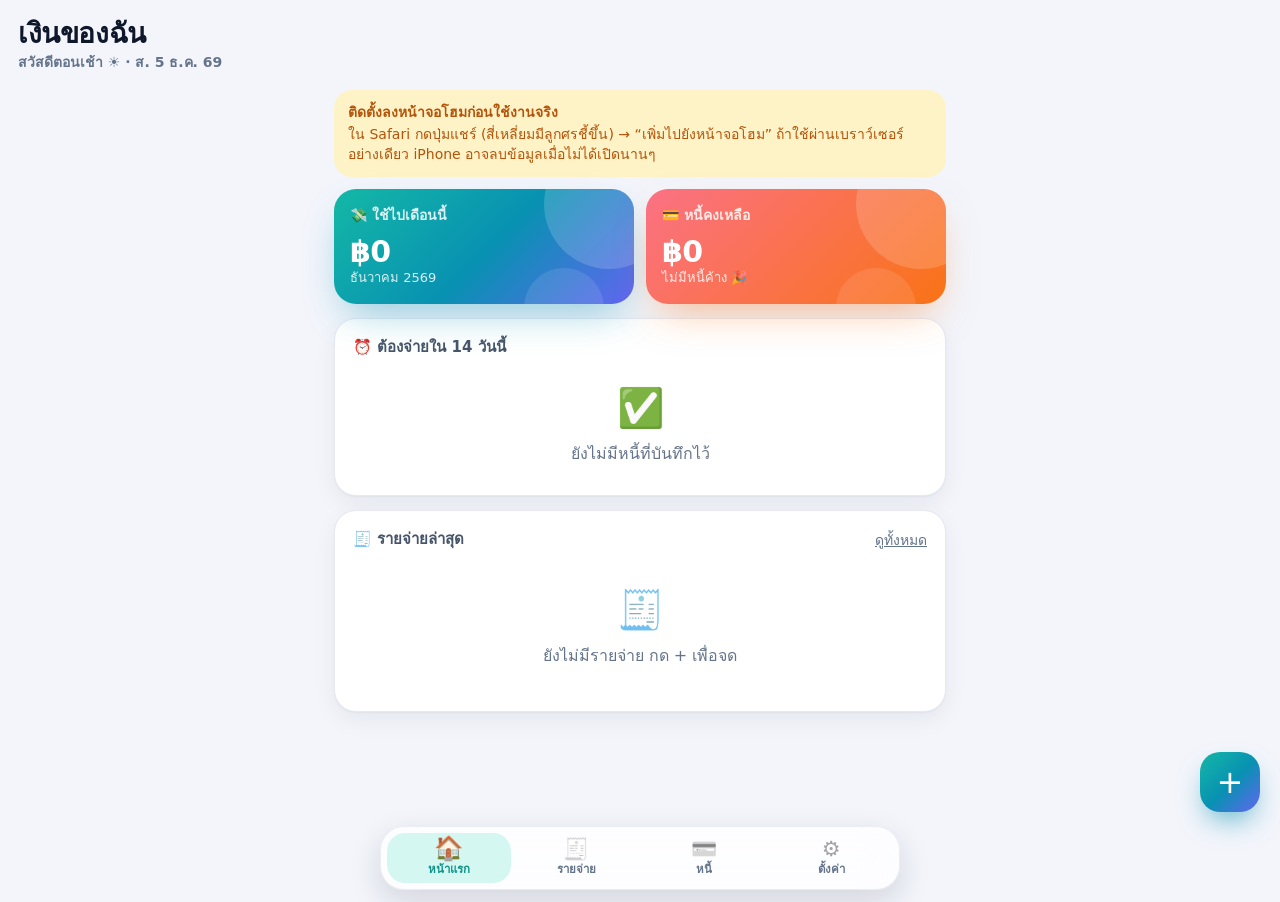
<file: index.html>
<!doctype html>
<html lang="th">
<head>
  <meta charset="utf-8">
  <meta name="viewport" content="width=device-width, initial-scale=1, viewport-fit=cover">
  <title>เงินของฉัน</title>
  <meta name="description" content="จดรายจ่ายและหนี้ผ่อนเป็นงวด ข้อมูลอยู่ในเครื่องนี้เท่านั้น">
  <meta name="theme-color" content="#f4f6f8" media="(prefers-color-scheme: light)">
  <meta name="theme-color" content="#0b1220" media="(prefers-color-scheme: dark)">
  <meta name="apple-mobile-web-app-capable" content="yes">
  <meta name="mobile-web-app-capable" content="yes">
  <meta name="apple-mobile-web-app-status-bar-style" content="black-translucent">
  <meta name="apple-mobile-web-app-title" content="เงินของฉัน">
  <link rel="manifest" href="manifest.webmanifest">
  <link rel="apple-touch-icon" href="icons/apple-touch-icon.png?v=2">
  <link rel="icon" href="icons/icon-192.png?v=2">
  <link rel="stylesheet" href="app.css?v=5">
</head>
<body>
  <header class="top">
    <h1 id="title">เงินของฉัน</h1>
    <p class="top__sub" id="subtitle"></p>
  </header>
  <main id="view" tabindex="-1"></main>
  <nav class="tabs" aria-label="เมนูหลัก">
    <a href="#/" data-tab="home"><span aria-hidden="true">🏠</span>หน้าแรก</a>
    <a href="#/expenses" data-tab="expenses"><span aria-hidden="true">🧾</span>รายจ่าย</a>
    <a href="#/debts" data-tab="debts"><span aria-hidden="true">💳</span>หนี้</a>
    <a href="#/settings" data-tab="settings"><span aria-hidden="true">⚙️</span>ตั้งค่า</a>
  </nav>
  <dialog id="sheet" class="sheet" aria-labelledby="sheet-title"></dialog>
  <script src="app.js?v=5"></script>
</body>
</html>
</file>
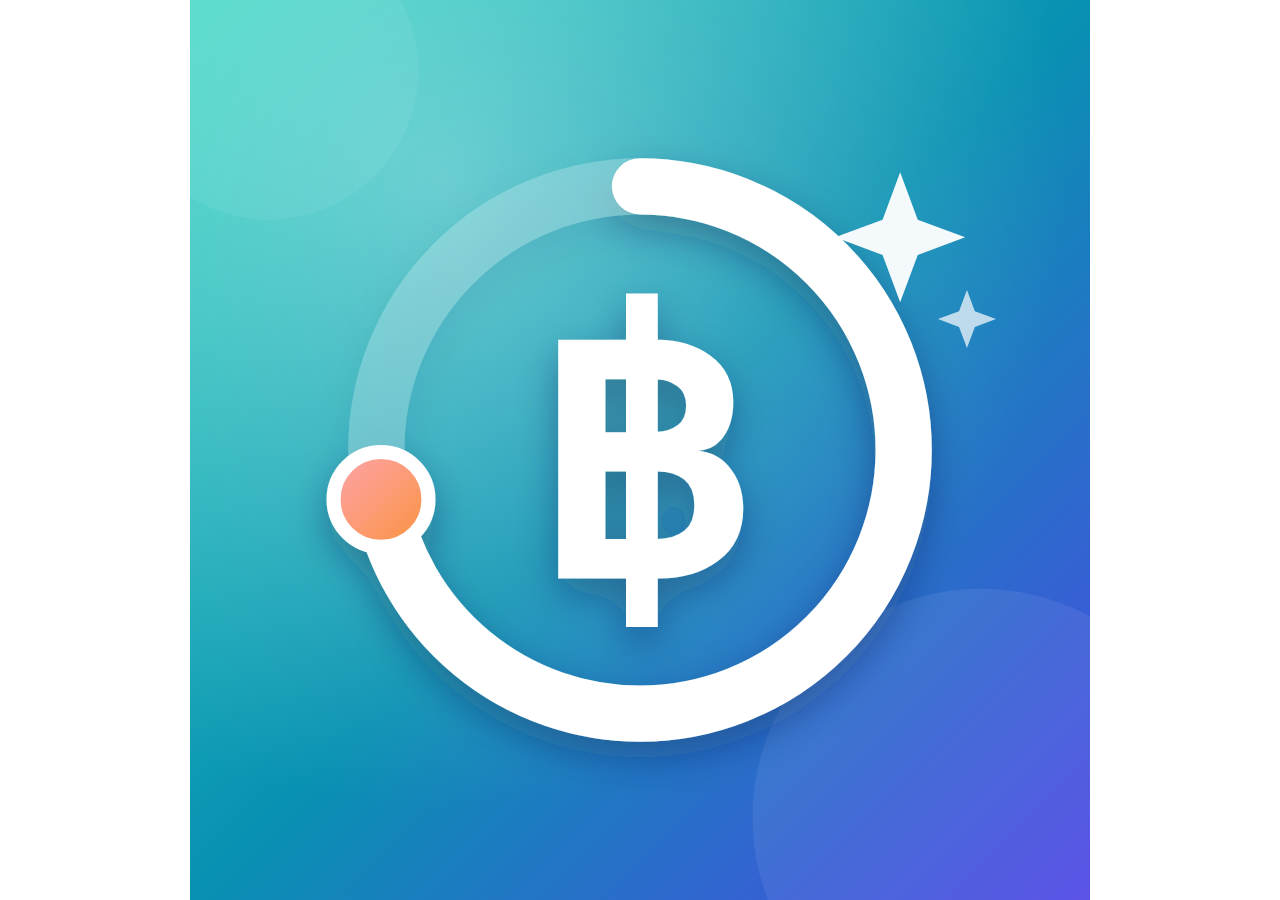
<file: icons/icon-source.html>
<!doctype html>
<html><head><meta charset="utf-8">
<style>html,body{margin:0;width:100vw;height:100vh;overflow:hidden;background:transparent}svg{display:block;width:100vw;height:100vh}</style>
</head><body>
<svg id="s" viewBox="0 0 1024 1024" xmlns="http://www.w3.org/2000/svg">
  <defs>
    <linearGradient id="bg" x1="0" y1="0" x2="1" y2="1">
      <stop offset="0" stop-color="#2dd4bf"/><stop offset=".5" stop-color="#0891b2"/><stop offset="1" stop-color="#4f46e5"/>
    </linearGradient>
    <radialGradient id="glow" cx=".28" cy=".2" r=".7">
      <stop offset="0" stop-color="#fff" stop-opacity=".35"/><stop offset="1" stop-color="#fff" stop-opacity="0"/>
    </radialGradient>
    <linearGradient id="warm" x1="0" y1="0" x2="1" y2="1">
      <stop offset="0" stop-color="#fda4af"/><stop offset="1" stop-color="#fb923c"/>
    </linearGradient>
    <filter id="sh" x="-30%" y="-30%" width="160%" height="160%">
      <feDropShadow dx="0" dy="18" stdDeviation="22" flood-color="#1e1b4b" flood-opacity=".35"/>
    </filter>
  </defs>
  <rect width="1024" height="1024" fill="url(#bg)"/>
  <rect width="1024" height="1024" fill="url(#glow)"/>
  <circle cx="900" cy="930" r="260" fill="#fff" opacity=".07"/>
  <circle cx="90" cy="80" r="170" fill="#fff" opacity=".06"/>
  <g id="mark" filter="url(#sh)">
    <!-- progress ring: faint track + 3/4 arc, the app's debt-ring motif -->
    <circle cx="512" cy="512" r="300" fill="none" stroke="#fff" stroke-opacity=".22" stroke-width="64"/>
    <circle cx="512" cy="512" r="300" fill="none" stroke="#fff" stroke-width="64" stroke-linecap="round"
      pathLength="100" stroke-dasharray="72 100" transform="rotate(-90 512 512)"/>
    <!-- accent knob at the arc's end (72% round from 12 o'clock) -->
    <circle cx="223" cy="430" r="54" fill="url(#warm)" stroke="#fff" stroke-width="16"/>
    <text x="512" y="520" text-anchor="middle" dominant-baseline="central"
      font-family="Leelawadee UI, Tahoma, sans-serif" font-weight="700" font-size="400" fill="#fff">฿</text>
  </g>
  <!-- sparkle -->
  <path d="M808 196 l20 54 54 20 -54 20 -20 54 -20 -54 -54 -20 54 -20z" fill="#fff" opacity=".95"/>
  <path d="M884 330 l9 24 24 9 -24 9 -9 24 -9 -24 -24 -9 24 -9z" fill="#fff" opacity=".7"/>
</svg>
<script>
  // #mask: shrink the mark into the maskable safe zone (inner 80% circle)
  if (location.hash === '#mask') document.getElementById('mark').setAttribute('transform', 'translate(512 512) scale(.8) translate(-512 -512)');
  // knob position: angle for 72% of the circle, starting at 12 o'clock, clockwise
  const a = -Math.PI / 2 + 0.72 * 2 * Math.PI, k = document.querySelector('#mark circle:nth-of-type(3)');
  k.setAttribute('cx', 512 + 300 * Math.cos(a)); k.setAttribute('cy', 512 + 300 * Math.sin(a));
</script>
</body></html>
</file>
<file: app.css>
:root {
  --bg: #f3f5fb;
  --card: #ffffff;
  --ink: #0f172a;
  --soft: #475569;
  --muted: #64748b;
  --line: #e6e9f2;
  --brand: #0d9488;
  --brand-soft: #d5f7f1;
  --red: #e11d48;
  --red-soft: #ffe4ea;
  --amber: #b45309;
  --amber-soft: #fef3c7;
  --green: #15803d;
  --green-soft: #dcfce7;
  --grad: linear-gradient(135deg, #14b8a6 0%, #0891b2 52%, #6366f1 100%);
  --grad-warm: linear-gradient(135deg, #fb7185 0%, #f97316 100%);
  --shadow: 0 1px 2px rgba(15, 23, 42, .04), 0 8px 24px rgba(15, 23, 42, .06);
  --shadow-lg: 0 18px 40px -12px rgba(8, 145, 178, .45);
  --radius: 22px;
  --tabs-h: 64px;
  --ease: cubic-bezier(.2, .9, .3, 1.2);
  font-family: -apple-system, "Sukhumvit Set", "Thonburi", "Noto Sans Thai", system-ui, sans-serif;
  color-scheme: light;
}
@media (prefers-color-scheme: dark) {
  :root {
    --bg: #080d1a;
    --card: #111a2e;
    --ink: #eef2fa;
    --soft: #c3cad8;
    --muted: #8e9ab0;
    --line: #1f2b45;
    --brand: #2dd4bf;
    --brand-soft: rgba(45, 212, 191, .14);
    --red: #fb7185;
    --red-soft: rgba(251, 113, 133, .15);
    --amber: #fbbf24;
    --amber-soft: rgba(251, 191, 36, .14);
    --green: #4ade80;
    --green-soft: rgba(74, 222, 128, .14);
    --shadow: 0 1px 0 rgba(255, 255, 255, .03) inset, 0 8px 24px rgba(0, 0, 0, .35);
    --shadow-lg: 0 18px 40px -14px rgba(45, 212, 191, .35);
    color-scheme: dark;
  }
}

* { box-sizing: border-box; }
html { -webkit-text-size-adjust: 100%; }
body {
  margin: 0;
  min-height: 100vh;
  background: var(--bg);
  color: var(--ink);
  font-size: 16px;
  line-height: 1.45;
  padding-bottom: calc(var(--tabs-h) + env(safe-area-inset-bottom) + 28px);
  -webkit-tap-highlight-color: transparent;
  overflow-x: clip;   /* belt and braces: nothing may push the page sideways */
}
button, input, select, textarea { font: inherit; color: inherit; }
a { color: var(--brand); }

/* Solid, not frosted: a see-through header under the iPhone status bar reads as a blurry band
   over the title. A hairline appears only once the page has scrolled under it. */
.top {
  position: sticky; top: 0; z-index: 5;
  padding: calc(env(safe-area-inset-top) + 16px) max(18px, env(safe-area-inset-right)) 12px max(18px, env(safe-area-inset-left));
  background: var(--bg);
  border-bottom: 1px solid transparent; transition: border-color .2s;
}
.top.is-scrolled { border-bottom-color: var(--line); }
.top h1 { margin: 0; font-size: 28px; line-height: 1.3; font-weight: 800; letter-spacing: -.4px; }
.top__sub { margin: 0; font-size: 14px; color: var(--muted); font-weight: 600; }
.top__sub:empty { display: none; }

main { padding: 4px max(14px, env(safe-area-inset-left)) 84px max(14px, env(safe-area-inset-right)); max-width: 640px; margin: 0 auto; outline: none; }   /* 84px: room under the + button */

/* floating tab bar */
.tabs {
  position: fixed; left: 12px; right: 12px; z-index: 10;
  bottom: calc(env(safe-area-inset-bottom) + 10px);
  max-width: 520px; margin: 0 auto;
  display: grid; grid-template-columns: repeat(4, 1fr); gap: 4px;
  height: var(--tabs-h); padding: 6px;
  border-radius: 24px;
  background: color-mix(in srgb, var(--card) 82%, transparent);
  backdrop-filter: saturate(1.6) blur(18px); -webkit-backdrop-filter: saturate(1.6) blur(18px);
  border: 1px solid color-mix(in srgb, var(--line) 80%, transparent);
  box-shadow: 0 12px 32px rgba(15, 23, 42, .14);
}
.tabs a {
  display: flex; flex-direction: column; align-items: center; justify-content: center; gap: 1px;
  border-radius: 18px; color: var(--muted); text-decoration: none; font-size: 11.5px; font-weight: 700;
  transition: background .25s, color .25s, transform .2s var(--ease);
}
.tabs a span { font-size: 21px; line-height: 1; filter: grayscale(1); opacity: .65; transition: transform .3s var(--ease), filter .25s, opacity .25s; }
.tabs a.is-on { color: var(--brand); background: var(--brand-soft); }
.tabs a.is-on span { filter: none; opacity: 1; transform: translateY(-1px) scale(1.12); }
.tabs a:active { transform: scale(.92); }

.card {
  background: var(--card); border-radius: var(--radius); padding: 18px; margin: 0 0 14px;
  border: 1px solid var(--line); box-shadow: var(--shadow);
}
.card h2 { margin: 0 0 10px; font-size: 15px; color: var(--soft); font-weight: 700; }
.big { font-size: clamp(22px, 7.4vw, 32px); line-height: 1.15; font-weight: 800; letter-spacing: -.5px; font-variant-numeric: tabular-nums; overflow-wrap: anywhere; }
.sub { color: var(--muted); font-size: 14px; }
.row { display: flex; align-items: center; gap: 10px; }
.row--between { justify-content: space-between; }
.num { font-variant-numeric: tabular-nums; white-space: nowrap; }

/* home: two gradient hero tiles */
.stats { display: grid; grid-template-columns: repeat(2, minmax(0, 1fr)); gap: 12px; margin-bottom: 14px; }
.stats .card {
  position: relative; overflow: hidden; isolation: isolate;
  margin: 0; min-width: 0; padding: 16px; border: 0; color: #fff;
  background: var(--grad); box-shadow: var(--shadow-lg);
}
.stats .card:nth-child(2) { background: var(--grad-warm); box-shadow: 0 18px 40px -14px rgba(249, 115, 22, .5); }
.stats .card::before, .stats .card::after {   /* soft light blobs */
  content: ""; position: absolute; z-index: -1; border-radius: 50%; background: rgba(255, 255, 255, .16);
}
.stats .card::before { width: 130px; height: 130px; right: -40px; top: -50px; }
.stats .card::after { width: 80px; height: 80px; right: 30px; bottom: -44px; background: rgba(255, 255, 255, .1); }
.stats .card h2 { color: rgba(255, 255, 255, .85); font-size: 14px; }
.stats .card .sub { color: rgba(255, 255, 255, .85); font-size: 13px; }
.stats .big { font-size: clamp(21px, 6.6vw, 30px); }
.trend { display: inline-flex; align-items: center; gap: 3px; margin-top: 6px; padding: 2px 8px; border-radius: 99px; background: rgba(255, 255, 255, .22); font-size: 12px; font-weight: 700; }

.notice { border-radius: 18px; padding: 12px 14px; margin: 0 0 12px; font-size: 14px; }
.notice--warn { background: var(--amber-soft); color: var(--amber); }
.notice--info { background: var(--brand-soft); color: var(--brand); }
.notice b { display: block; margin-bottom: 2px; }

.btn {
  display: inline-flex; align-items: center; justify-content: center; gap: 6px;
  min-height: 44px; padding: 0 16px; border-radius: 14px; border: 1px solid var(--line);
  background: var(--card); color: var(--ink); font-weight: 700; cursor: pointer; text-decoration: none;
  transition: transform .18s var(--ease), box-shadow .2s, filter .2s;
}
.btn:active { transform: scale(.96); }
.btn--primary { background: var(--grad); border-color: transparent; color: #fff; box-shadow: 0 8px 18px -8px rgba(8, 145, 178, .7); }
.btn--danger { color: var(--red); }
.btn--small { min-height: 36px; padding: 0 13px; font-size: 14px; border-radius: 12px; }
.btn--block { width: 100%; }
.btn:disabled { opacity: .5; }

.fab {
  position: fixed; right: 20px; z-index: 9;
  bottom: calc(var(--tabs-h) + env(safe-area-inset-bottom) + 24px);
  width: 60px; height: 60px; border-radius: 20px; border: 0;
  background: var(--grad); color: #fff; font-size: 32px; line-height: 1; font-weight: 300;
  box-shadow: 0 14px 28px -8px rgba(8, 145, 178, .65); cursor: pointer;
  transition: transform .25s var(--ease);
}
.fab:active { transform: scale(.9) rotate(90deg); }

.list { list-style: none; margin: 0; padding: 0; }
.item {
  -webkit-appearance: none; appearance: none; color: inherit; font: inherit;
  display: flex; align-items: center; gap: 12px; padding: 11px 6px; margin: 0 -6px; border-radius: 14px;
  width: calc(100% + 12px); background: none; border: 0; text-align: left; cursor: pointer;
  transition: background .2s, transform .18s var(--ease);
}
.item:active { background: var(--bg); transform: scale(.985); }
.item + .item { box-shadow: 0 -1px 0 var(--line); }
.item__ico {
  --c: var(--muted);
  width: 42px; height: 42px; border-radius: 14px; display: grid; place-items: center; font-size: 20px; flex: none;
  background: color-mix(in srgb, var(--c) 16%, transparent);
}
.item__main { flex: 1; min-width: 0; }
.item__title { display: block; font-weight: 700; overflow: hidden; text-overflow: ellipsis; white-space: nowrap; }
.item__sub { display: block; color: var(--muted); font-size: 13px; }
.item__amt { font-weight: 800; font-variant-numeric: tabular-nums; white-space: nowrap; }
.day { margin: 16px 2px 4px; font-size: 13px; font-weight: 700; color: var(--muted); }
.day:first-child { margin-top: 0; }

.month { display: flex; align-items: center; justify-content: space-between; gap: 8px; margin: 0 0 12px; }
.month b { font-size: 18px; flex: 1; text-align: center; }
.month .btn { width: 44px; padding: 0; font-size: 20px; border-radius: 50%; }

.bar { height: 10px; border-radius: 99px; background: var(--line); overflow: hidden; }
.bar i { display: block; height: 100%; background: var(--grad); border-radius: 99px; transform-origin: left; }
.bar--lg { height: 14px; }

/* expenses: donut + coloured category rows */
.sum-head { display: flex; align-items: center; justify-content: space-between; gap: 14px; }
.donut {
  --size: 104px;
  width: var(--size); height: var(--size); flex: none; border-radius: 50%;
  -webkit-mask: radial-gradient(circle, transparent 54%, #000 55%); mask: radial-gradient(circle, transparent 54%, #000 55%);
}
.cats { margin-top: 14px; }
.cats .row { margin: 10px 0 5px; font-size: 14px; }
.cats .bar i { background: var(--c); }
.dot { display: inline-block; width: 10px; height: 10px; border-radius: 50%; background: var(--c); margin-right: 6px; }

.chip { display: inline-flex; align-items: center; gap: 5px; padding: 3px 10px; border-radius: 99px; font-size: 12px; font-weight: 700; white-space: nowrap; }
.chip--red { background: var(--red-soft); color: var(--red); }
.chip--red::before { content: ""; width: 7px; height: 7px; border-radius: 50%; background: currentColor; }
.chip--amber { background: var(--amber-soft); color: var(--amber); }
.chip--green { background: var(--green-soft); color: var(--green); }
.chip--gray { background: var(--bg); color: var(--muted); }

.debt h3 { margin: 0; font-size: 18px; }
.debt .row--between { align-items: flex-start; }
.debt .facts { display: grid; grid-template-columns: repeat(2, minmax(0, 1fr)); gap: 10px 12px; margin: 14px 0; font-size: 14px; }
.debt .facts b { display: block; font-size: 17px; font-variant-numeric: tabular-nums; }
.debt .actions { display: flex; flex-wrap: wrap; gap: 8px; margin-top: 14px; }
/* one block per installment */
.segs { display: grid; grid-template-columns: repeat(var(--n), minmax(0, 1fr)); gap: 4px; }
.segs i { height: 10px; border-radius: 4px; background: var(--line); }
.segs i.on { background: var(--grad); background-size: calc(var(--n) * 100%) 100%; background-position: calc(var(--i) / max(var(--n) - 1, 1) * 100%) 0; }
.segs i.next { background: var(--brand-soft); box-shadow: inset 0 0 0 2px var(--brand); }
/* debts without installments: progress ring */
.flex-body { display: flex; align-items: center; gap: 16px; margin: 12px 0 4px; }
.flex-body .facts { flex: 1; grid-template-columns: 1fr; margin: 0; gap: 8px; }
.ring { position: relative; width: 116px; height: 116px; flex: none; }
.ring svg { width: 100%; height: 100%; transform: rotate(-90deg); }
.ring circle { fill: none; stroke-width: 11; }
.ring__track { stroke: var(--line); }
.ring__val { stroke-linecap: round; }
.ring__label { position: absolute; inset: 0; display: grid; place-content: center; text-align: center; }
.ring__label b { font-size: 26px; font-weight: 800; letter-spacing: -.5px; line-height: 1.1; }
.ring__label span { font-size: 12px; color: var(--muted); }

.due { display: flex; align-items: center; gap: 12px; padding: 12px 0; }
.due + .due { border-top: 1px solid var(--line); }

.empty { text-align: center; color: var(--muted); padding: 26px 10px; }
.empty b { display: block; font-size: 38px; margin-bottom: 6px; }

/* bottom sheet (dialog) */
.sheet {
  width: 100%; max-width: 640px; margin: auto auto 0; padding: 0; border: 0;
  border-radius: 28px 28px 0 0; background: var(--card); color: var(--ink);
  max-height: 92vh; max-height: 92dvh; box-shadow: 0 -10px 40px rgba(0, 0, 0, .2);
}
.sheet::backdrop { background: rgba(2, 6, 23, .45); backdrop-filter: blur(3px); -webkit-backdrop-filter: blur(3px); }
.sheet form { padding: 10px 18px calc(18px + env(safe-area-inset-bottom)); overflow: auto; max-height: inherit; }
.sheet form::before { content: ""; display: block; width: 40px; height: 5px; border-radius: 99px; background: var(--line); margin: 0 auto 12px; }
.sheet h2 { margin: 0 0 14px; font-size: 21px; }
.field { display: block; margin: 0 0 14px; }
.field > span { display: block; font-size: 14px; font-weight: 700; color: var(--soft); margin-bottom: 6px; }
.field small { display: block; color: var(--muted); font-size: 13px; margin-top: 4px; }
.input {
  width: 100%; min-height: 50px; padding: 10px 14px; border-radius: 14px;
  border: 1.5px solid var(--line); background: var(--bg); font-size: 17px;   /* ≥16px: no zoom on iPhone */
  min-width: 0; max-width: 100%; display: block; transition: border-color .2s, box-shadow .2s, background .2s;
}
/* iOS Safari gives date pickers a fixed intrinsic width and centred text: let them shrink like other fields */
.input[type=date], .input[type=month] { -webkit-appearance: none; appearance: none; text-align: left; line-height: 26px; }
.input::-webkit-date-and-time-value { text-align: left; }
.input:focus { outline: none; border-color: var(--brand); background: var(--card); box-shadow: 0 0 0 4px var(--brand-soft); }
.input--amount { font-size: 28px; font-weight: 800; font-variant-numeric: tabular-nums; }
.two { display: grid; grid-template-columns: repeat(2, minmax(0, 1fr)); gap: 10px; }
.cats-pick { display: grid; grid-template-columns: repeat(4, minmax(0, 1fr)); gap: 8px; }
.cats-pick label { display: block; }
.cats-pick input { position: absolute; opacity: 0; pointer-events: none; }
.cats-pick span {
  --c: var(--brand);
  display: flex; flex-direction: column; align-items: center; gap: 2px; padding: 9px 4px; border-radius: 16px;
  border: 1.5px solid var(--line); font-size: 12px; font-weight: 600; text-align: center; cursor: pointer;
  transition: transform .2s var(--ease), background .2s, border-color .2s;
}
.cats-pick span i { font-style: normal; font-size: 22px; transition: transform .3s var(--ease); }
.cats-pick input:checked + span { border-color: var(--c); background: color-mix(in srgb, var(--c) 14%, transparent); color: var(--ink); }
.cats-pick input:checked + span i { transform: scale(1.2); }
.cats-pick span:active { transform: scale(.94); }
.cats-pick input:focus-visible + span { outline: 2px solid var(--brand); }
.check { display: flex; gap: 10px; align-items: flex-start; margin: 0 0 14px; font-size: 15px; }
.check input { width: 22px; height: 22px; margin: 1px 0 0; accent-color: var(--brand); flex: none; }
.sheet .actions { display: flex; gap: 10px; margin-top: 6px; }
.sheet .actions .btn { flex: 1; min-height: 50px; }

/* debt type switch (new debts only) */
.seg { display: grid; grid-template-columns: repeat(2, minmax(0, 1fr)); gap: 4px; padding: 4px; margin: 0 0 16px; border-radius: 16px; background: var(--bg); border: 1px solid var(--line); }
.seg button { min-height: 42px; border: 0; border-radius: 12px; background: none; color: var(--muted); font-weight: 700; font-size: 15px; cursor: pointer; transition: background .25s, color .25s; }
.seg button[aria-pressed="true"] { background: var(--card); color: var(--brand); box-shadow: 0 2px 8px rgba(15, 23, 42, .12); }

.toast {
  position: fixed; left: 50%; transform: translateX(-50%); z-index: 50;
  bottom: calc(var(--tabs-h) + env(safe-area-inset-bottom) + 100px);
  background: rgba(15, 23, 42, .92); color: #fff; padding: 11px 18px; border-radius: 18px; font-size: 14px; font-weight: 600;
  backdrop-filter: blur(10px); -webkit-backdrop-filter: blur(10px);
  max-width: calc(100% - 32px); box-shadow: 0 12px 30px rgba(0, 0, 0, .3);
}

/* confetti when a debt is paid off */
.confetti { position: fixed; inset: 0; pointer-events: none; z-index: 60; overflow: hidden; }
.confetti i { position: absolute; top: -20px; left: var(--x); width: 9px; height: 14px; border-radius: 2px; background: var(--c); }

/* ---------------------------------------------------------------- motion
   Everything above is the finished state; animations only play *into* it, so with reduced motion
   the page simply appears as-is. */
@media (prefers-reduced-motion: no-preference) {
  @keyframes rise { from { opacity: 0; transform: translateY(14px) scale(.98); } }
  @keyframes grow { from { transform: scaleX(0); } }
  @keyframes pop { from { opacity: 0; transform: scale(.6); } }
  @keyframes ring-fill { from { stroke-dasharray: 0 100; } }
  @keyframes sheet-in { from { transform: translateY(100%); } }
  @keyframes fade { from { opacity: 0; } }
  @keyframes toast-in { from { opacity: 0; transform: translate(-50%, 16px) scale(.95); } }
  @keyframes pulse { 50% { opacity: .35; } }
  @keyframes fall { to { transform: translate3d(var(--dx), 110vh, 0) rotate(var(--r)); } }
  @keyframes spin-in { from { transform: rotate(-120deg) scale(.7); opacity: 0; } }

  main > *, .stats > .card { animation: rise .5s var(--ease) backwards; }
  main > :nth-child(2), .stats > .card:nth-child(2) { animation-delay: .06s; }
  main > :nth-child(3) { animation-delay: .12s; }
  main > :nth-child(4) { animation-delay: .18s; }
  main > :nth-child(n+5) { animation-delay: .24s; }
  .bar i { animation: grow .9s cubic-bezier(.2, .8, .2, 1) .2s backwards; }
  .segs i.on { animation: pop .35s var(--ease) backwards; animation-delay: calc(var(--i) * 35ms + .15s); }
  .segs i.next { animation: pulse 1.6s ease-in-out infinite; }
  .ring__val { animation: ring-fill 1.1s cubic-bezier(.2, .8, .2, 1) .15s backwards; }
  .donut { animation: spin-in .8s var(--ease) backwards; }
  .chip--red::before { animation: pulse 1.2s ease-in-out infinite; }
  .sheet[open] { animation: sheet-in .38s cubic-bezier(.2, .9, .25, 1); }
  .sheet[open]::backdrop { animation: fade .3s ease; }
  .toast { animation: toast-in .35s var(--ease); }
  .confetti i { animation: fall var(--d) cubic-bezier(.25, .5, .4, 1) var(--delay) forwards; }
}
</file>
